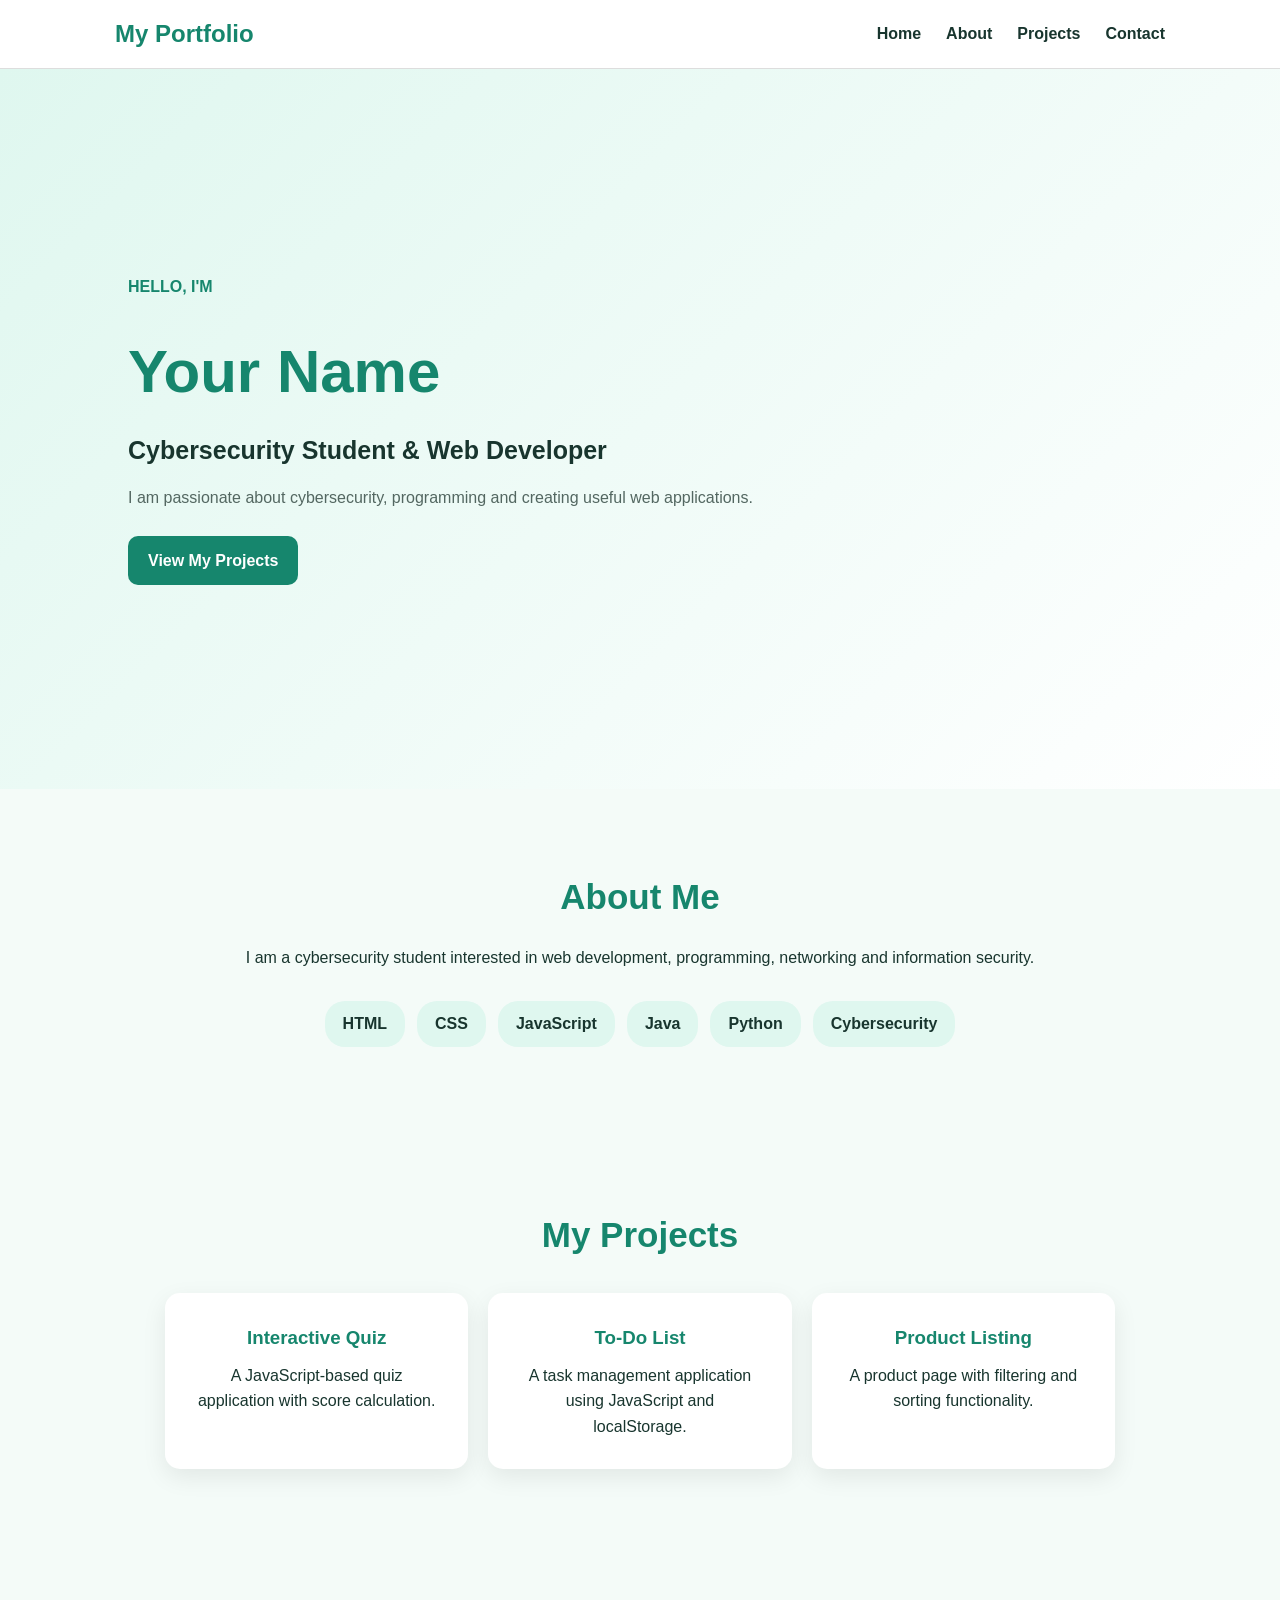
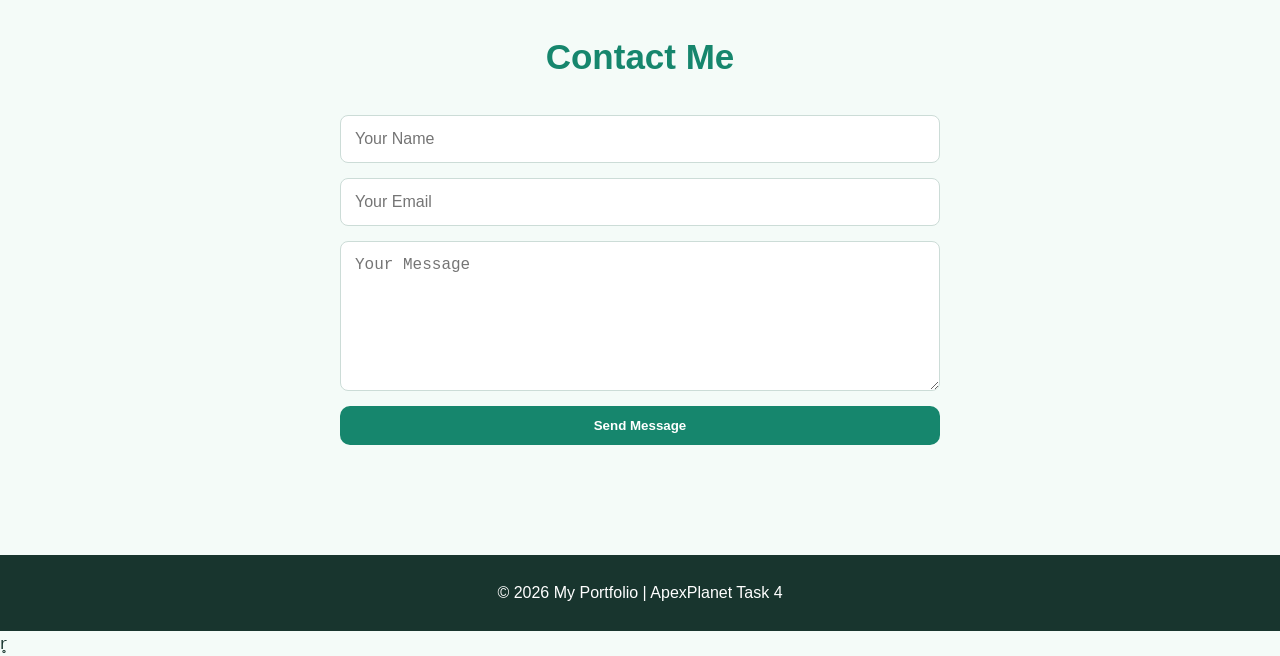
<file: index.html>
<!DOCTYPE html>
<html lang="en">
<head>
    <meta charset="UTF-8">
    <meta name="viewport" content="width=device-width, initial-scale=1.0">
    <title>My Portfolio</title>
    <link rel="stylesheet" href="style.css">
</head>
<body>

<header>
    <nav class="navbar">
        <h1>My Portfolio</h1>

        <button id="menuBtn">☰</button>

        <ul id="navLinks">
            <li><a href="#home">Home</a></li>
            <li><a href="#about">About</a></li>
            <li><a href="#projects">Projects</a></li>
            <li><a href="#contact">Contact</a></li>
        </ul>
    </nav>
</header>

<section id="home" class="hero">
    <div>
        <p class="small-title">HELLO, I'M</p>
        <h2>Your Name</h2>
        <h3>Cybersecurity Student & Web Developer</h3>
        <p>
            I am passionate about cybersecurity,
            programming and creating useful web applications.
        </p>
        <a href="#projects" class="btn">View My Projects</a>
    </div>
</section>

<section id="about" class="section">
    <h2>About Me</h2>

    <p>
        I am a cybersecurity student interested in
        web development, programming, networking and
        information security.
    </p>

    <div class="skills">
        <span>HTML</span>
        <span>CSS</span>
        <span>JavaScript</span>
        <span>Java</span>
        <span>Python</span>
        <span>Cybersecurity</span>
    </div>
</section>

<section id="projects" class="section">
    <h2>My Projects</h2>

    <div class="project-container">

        <div class="project-card">
            <h3>Interactive Quiz</h3>
            <p>
                A JavaScript-based quiz application
                with score calculation.
            </p>
        </div>

        <div class="project-card">
            <h3>To-Do List</h3>
            <p>
                A task management application using
                JavaScript and localStorage.
            </p>
        </div>

        <div class="project-card">
            <h3>Product Listing</h3>
            <p>
                A product page with filtering
                and sorting functionality.
            </p>
        </div>

    </div>
</section>

<section id="contact" class="section">
    <h2>Contact Me</h2>

    <form id="contactForm">
        <input type="text" id="name" placeholder="Your Name" required>

        <input type="email" id="email" placeholder="Your Email" required>

        <textarea id="message" placeholder="Your Message" required></textarea>

        <button type="submit" class="btn">Send Message</button>
    </form>
</section>

<footer>
    <p>© 2026 My Portfolio | ApexPlanet Task 4</p>
</footer>

<script src="script.js"></script>

</body>
</html>r̥
</file>
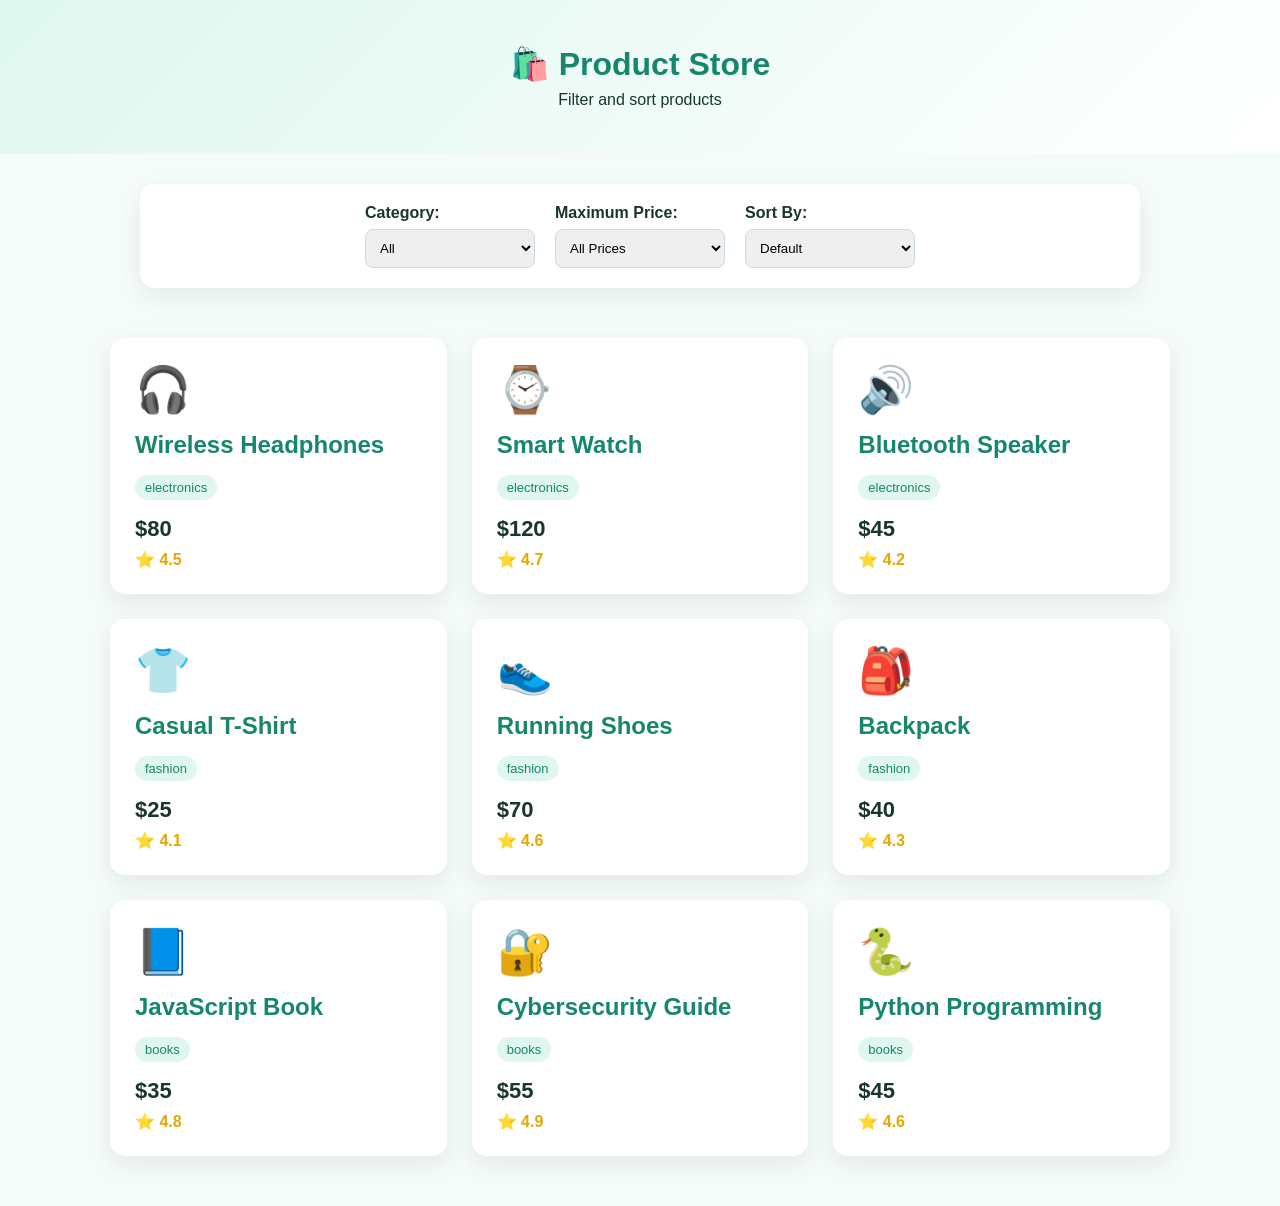
<file: products.html>
<!DOCTYPE html>
<html lang="en">
<head>
    <meta charset="UTF-8">
    <meta name="viewport" content="width=device-width, initial-scale=1.0">
    <title>Product Listing</title>
    <link rel="stylesheet" href="products.css">
</head>
<body>

<header>
    <h1>🛍️ Product Store</h1>
    <p>Filter and sort products</p>
</header>

<section class="filters">

    <div>
        <label>Category:</label>

        <select id="categoryFilter">
            <option value="all">All</option>
            <option value="electronics">Electronics</option>
            <option value="fashion">Fashion</option>
            <option value="books">Books</option>
        </select>
    </div>

    <div>
        <label>Maximum Price:</label>

        <select id="priceFilter">
            <option value="all">All Prices</option>
            <option value="50">Under $50</option>
            <option value="100">Under $100</option>
            <option value="200">Under $200</option>
        </select>
    </div>

    <div>
        <label>Sort By:</label>

        <select id="sortFilter">
            <option value="default">Default</option>
            <option value="priceLow">Price: Low to High</option>
            <option value="priceHigh">Price: High to Low</option>
            <option value="rating">Rating</option>
        </select>
    </div>

</section>

<main>
    <div id="productContainer" class="product-container"></div>
</main>

<script src="products.js"></script>

</body>
</html>
</file>
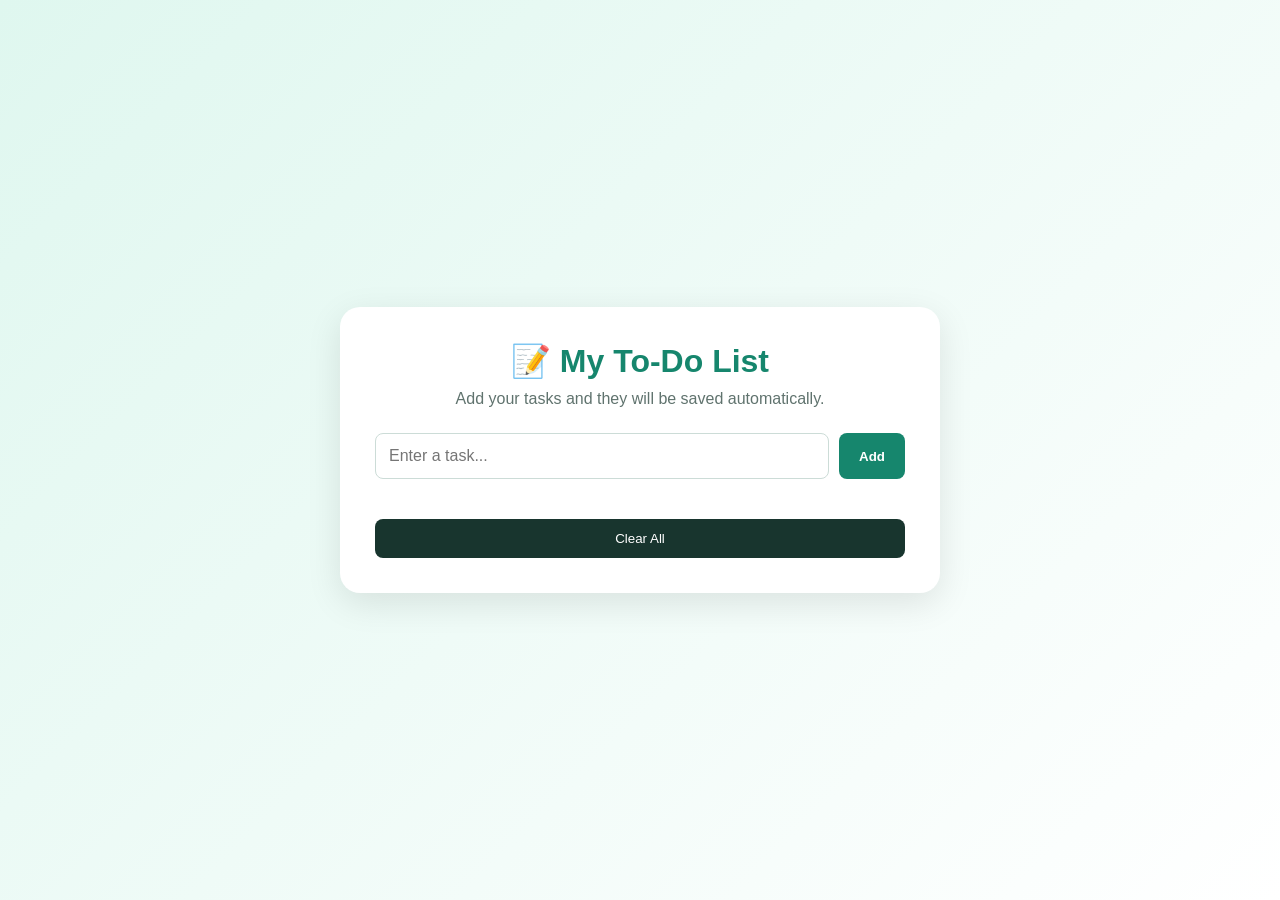
<file: todo.html>
<!DOCTYPE html>
<html lang="en">
<head>
    <meta charset="UTF-8">
    <meta name="viewport" content="width=device-width, initial-scale=1.0">
    <title>To-Do List</title>
    <link rel="stylesheet" href="todo.css">
</head>
<body>

<div class="todo-container">

    <h1>📝 My To-Do List</h1>

    <p>Add your tasks and they will be saved automatically.</p>

    <div class="input-area">
        <input
            type="text"
            id="taskInput"
            placeholder="Enter a task..."
        >

        <button id="addBtn">Add</button>
    </div>

    <ul id="taskList"></ul>

    <button id="clearBtn" class="clear-btn">
        Clear All
    </button>

</div>

<script src="todo.js"></script>

</body>
</html>
</file>
<file: style.css>
* {
    margin: 0;
    padding: 0;
    box-sizing: border-box;
}

html {
    scroll-behavior: smooth;
}

body {
    font-family: Arial, sans-serif;
    background: #f4fbf8;
    color: #18352e;
    line-height: 1.6;
}

header {
    position: sticky;
    top: 0;
    z-index: 1000;
    background: white;
    border-bottom: 1px solid #ddd;
}

.navbar {
    max-width: 1100px;
    margin: auto;
    padding: 15px 25px;
    display: flex;
    justify-content: space-between;
    align-items: center;
}

.navbar h1 {
    color: #16866d;
}

#navLinks {
    display: flex;
    list-style: none;
    gap: 25px;
}

#navLinks a {
    text-decoration: none;
    color: #18352e;
    font-weight: bold;
}

#navLinks a:hover {
    color: #16866d;
}

#menuBtn {
    display: none;
    border: none;
    background: none;
    font-size: 25px;
    cursor: pointer;
}

.hero {
    min-height: 80vh;
    display: flex;
    align-items: center;
    padding: 50px 10%;
    background: linear-gradient(135deg, #dff7ef, white);
}

.hero h2 {
    font-size: 60px;
    color: #16866d;
    margin-bottom: 10px;
}

.hero h3 {
    font-size: 25px;
    margin-bottom: 15px;
}

.hero p {
    max-width: 650px;
    margin-bottom: 25px;
    color: #536761;
}

.small-title {
    font-weight: bold;
    color: #16866d !important;
}

.btn {
    display: inline-block;
    padding: 12px 20px;
    background: #16866d;
    color: white;
    text-decoration: none;
    border: none;
    border-radius: 10px;
    cursor: pointer;
    font-weight: bold;
}

.btn:hover {
    opacity: 0.85;
}

.section {
    max-width: 1000px;
    margin: auto;
    padding: 80px 25px;
    text-align: center;
}

.section h2 {
    font-size: 35px;
    margin-bottom: 20px;
    color: #16866d;
}

.skills {
    margin-top: 30px;
    display: flex;
    flex-wrap: wrap;
    justify-content: center;
    gap: 12px;
}

.skills span {
    background: #dff7ef;
    padding: 10px 18px;
    border-radius: 20px;
    font-weight: bold;
}

.project-container {
    display: grid;
    grid-template-columns: repeat(3, 1fr);
    gap: 20px;
    margin-top: 30px;
}

.project-card {
    background: white;
    padding: 30px;
    border-radius: 15px;
    box-shadow: 0 8px 25px rgba(0, 0, 0, 0.08);
    transition: 0.3s;
}

.project-card:hover {
    transform: translateY(-5px);
}

.project-card h3 {
    color: #16866d;
    margin-bottom: 10px;
}

form {
    max-width: 600px;
    margin: 30px auto;
    display: flex;
    flex-direction: column;
    gap: 15px;
}

input,
textarea {
    width: 100%;
    padding: 14px;
    border: 1px solid #ccdcd7;
    border-radius: 8px;
    font-size: 16px;
}

textarea {
    height: 150px;
    resize: vertical;
}

footer {
    text-align: center;
    padding: 25px;
    background: #18352e;
    color: white;
}

@media (max-width: 800px) {
    .project-container {
        grid-template-columns: 1fr 1fr;
    }

    .hero h2 {
        font-size: 45px;
    }
}

@media (max-width: 600px) {
    #menuBtn {
        display: block;
    }

    #navLinks {
        display: none;
        position: absolute;
        top: 65px;
        left: 0;
        width: 100%;
        background: white;
        flex-direction: column;
        padding: 20px;
    }

    #navLinks.show {
        display: flex;
    }

    .hero {
        min-height: 70vh;
        padding: 40px 25px;
        text-align: center;
    }

    .hero h2 {
        font-size: 40px;
    }

    .hero h3 {
        font-size: 20px;
    }

    .project-container {
        grid-template-columns: 1fr;
    }

    .section {
        padding: 60px 20px;
    }
}
</file>
<file: products.css>
* {
    margin: 0;
    padding: 0;
    box-sizing: border-box;
}

body {
    font-family: Arial, sans-serif;
    background: #f4fbf8;
    color: #18352e;
}

header {
    text-align: center;
    padding: 45px 20px;
    background: linear-gradient(135deg, #dff7ef, white);
}

header h1 {
    color: #16866d;
    margin-bottom: 8px;
}

.filters {
    max-width: 1000px;
    margin: 30px auto;
    padding: 20px;
    background: white;
    border-radius: 15px;
    display: flex;
    flex-wrap: wrap;
    justify-content: center;
    gap: 20px;
    box-shadow: 0 8px 25px rgba(0, 0, 0, 0.07);
}

.filters div {
    display: flex;
    flex-direction: column;
    gap: 7px;
}

label {
    font-weight: bold;
}

select {
    padding: 10px;
    border: 1px solid #ccdcd7;
    border-radius: 8px;
    min-width: 170px;
}

.product-container {
    max-width: 1100px;
    margin: 30px auto;
    padding: 20px;
    display: grid;
    grid-template-columns: repeat(3, 1fr);
    gap: 25px;
}

.product-card {
    background: white;
    padding: 25px;
    border-radius: 15px;
    box-shadow: 0 8px 25px rgba(0, 0, 0, 0.08);
    transition: 0.3s;
}

.product-card:hover {
    transform: translateY(-5px);
}

.product-icon {
    font-size: 45px;
    margin-bottom: 15px;
}

.product-card h2 {
    color: #16866d;
    margin-bottom: 8px;
}

.category {
    display: inline-block;
    background: #dff7ef;
    color: #16866d;
    padding: 5px 10px;
    border-radius: 15px;
    font-size: 13px;
    margin: 8px 0;
}

.price {
    font-size: 22px;
    font-weight: bold;
    margin: 8px 0;
}

.rating {
    color: #e6a700;
    font-weight: bold;
}

.no-products {
    text-align: center;
    grid-column: 1 / -1;
    padding: 50px;
    color: #60736e;
}

@media (max-width: 800px) {
    .product-container {
        grid-template-columns: 1fr 1fr;
    }
}

@media (max-width: 600px) {
    .filters {
        margin: 20px;
        flex-direction: column;
        align-items: stretch;
    }

    select {
        width: 100%;
    }

    .product-container {
        grid-template-columns: 1fr;
        padding: 15px;
    }
}
</file>
<file: todo.css>
* {
    margin: 0;
    padding: 0;
    box-sizing: border-box;
}

body {
    font-family: Arial, sans-serif;
    background: linear-gradient(135deg, #dff7ef, white);
    min-height: 100vh;
    display: flex;
    justify-content: center;
    align-items: center;
    padding: 20px;
}

.todo-container {
    width: 100%;
    max-width: 600px;
    background: white;
    padding: 35px;
    border-radius: 20px;
    box-shadow: 0 10px 35px rgba(0, 0, 0, 0.1);
}

h1 {
    color: #16866d;
    margin-bottom: 10px;
    text-align: center;
}

.todo-container > p {
    text-align: center;
    color: #60736e;
    margin-bottom: 25px;
}

.input-area {
    display: flex;
    gap: 10px;
    margin-bottom: 25px;
}

#taskInput {
    flex: 1;
    padding: 13px;
    border: 1px solid #ccdcd7;
    border-radius: 8px;
    font-size: 16px;
}

#addBtn {
    padding: 13px 20px;
    border: none;
    border-radius: 8px;
    background: #16866d;
    color: white;
    font-weight: bold;
    cursor: pointer;
}

#taskList {
    list-style: none;
}

.task {
    display: flex;
    align-items: center;
    justify-content: space-between;
    gap: 10px;
    background: #f4fbf8;
    padding: 12px;
    margin-bottom: 10px;
    border-radius: 8px;
}

.task span {
    flex: 1;
    word-break: break-word;
}

.delete-btn {
    border: none;
    background: #d9534f;
    color: white;
    padding: 7px 12px;
    border-radius: 6px;
    cursor: pointer;
}

.clear-btn {
    width: 100%;
    margin-top: 15px;
    padding: 12px;
    border: none;
    border-radius: 8px;
    background: #18352e;
    color: white;
    cursor: pointer;
}

@media (max-width: 500px) {
    .todo-container {
        padding: 25px 18px;
    }

    .input-area {
        flex-direction: column;
    }
}
</file>
